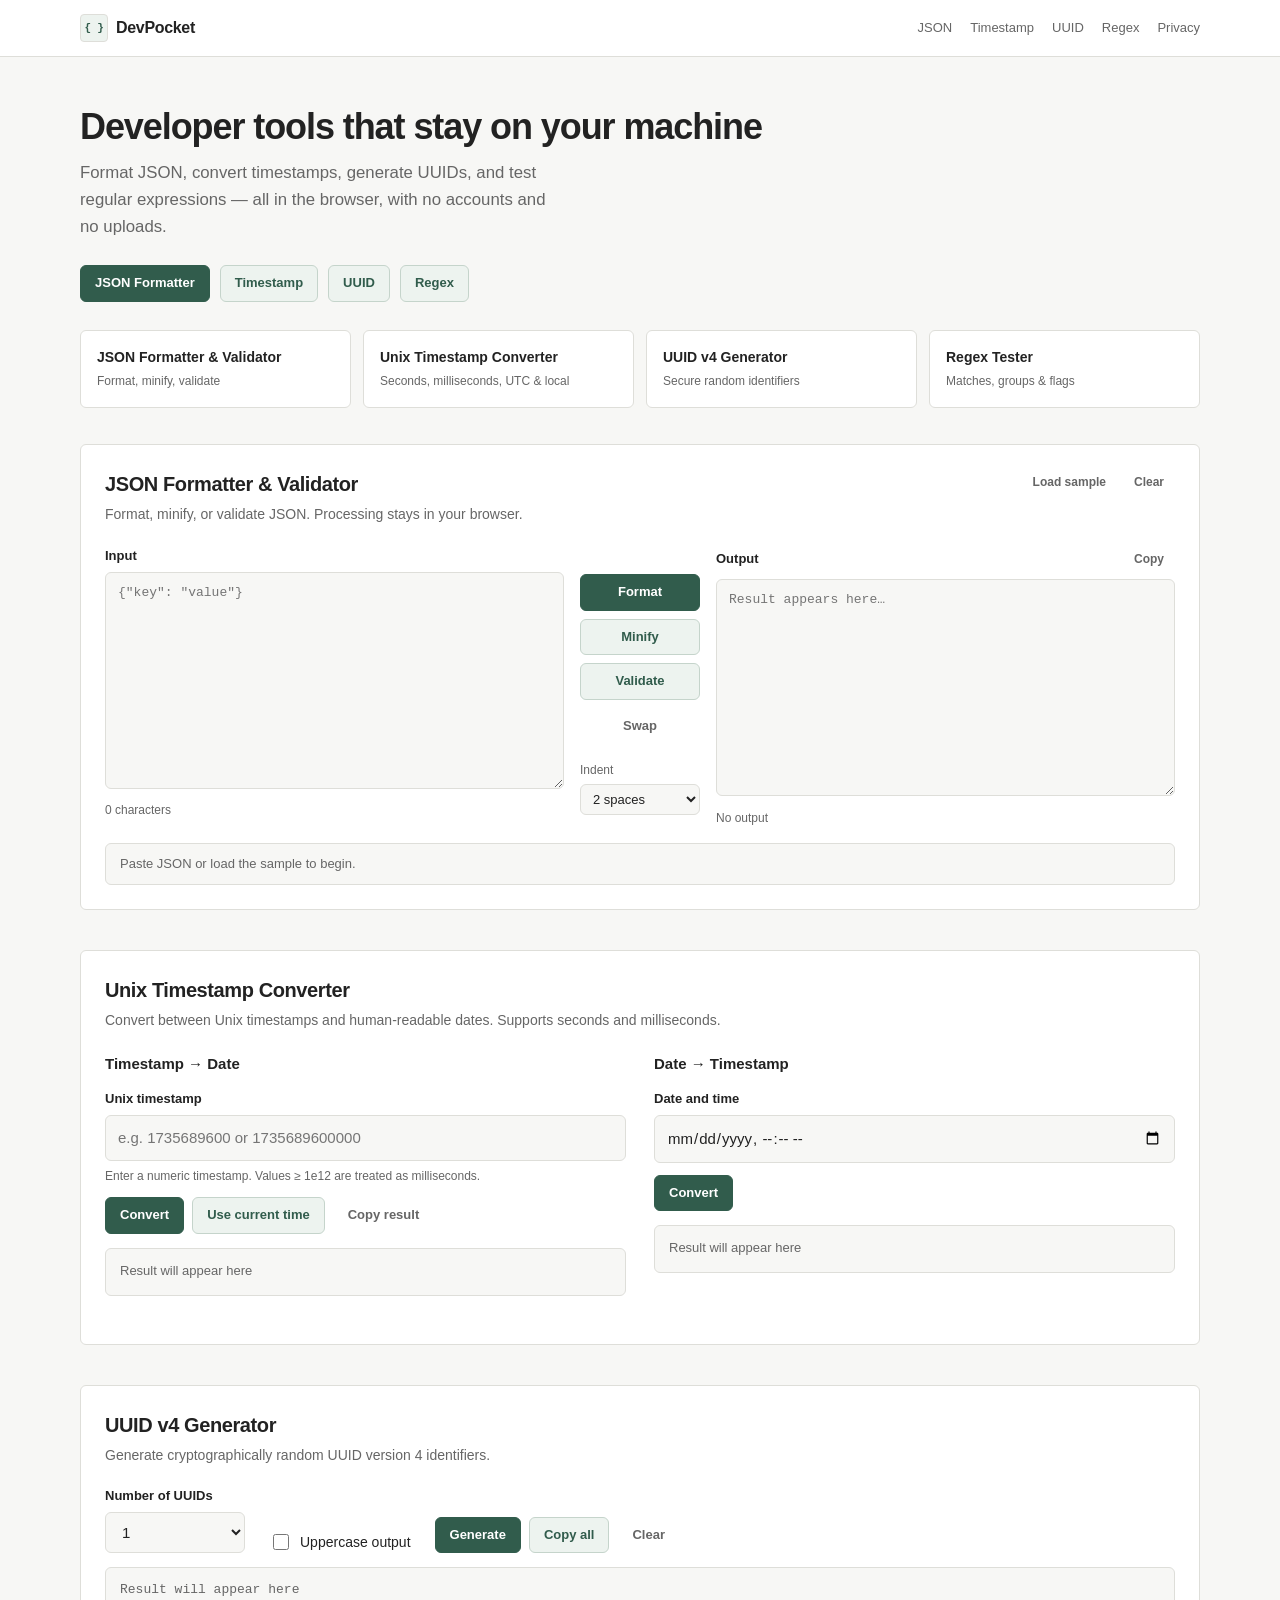
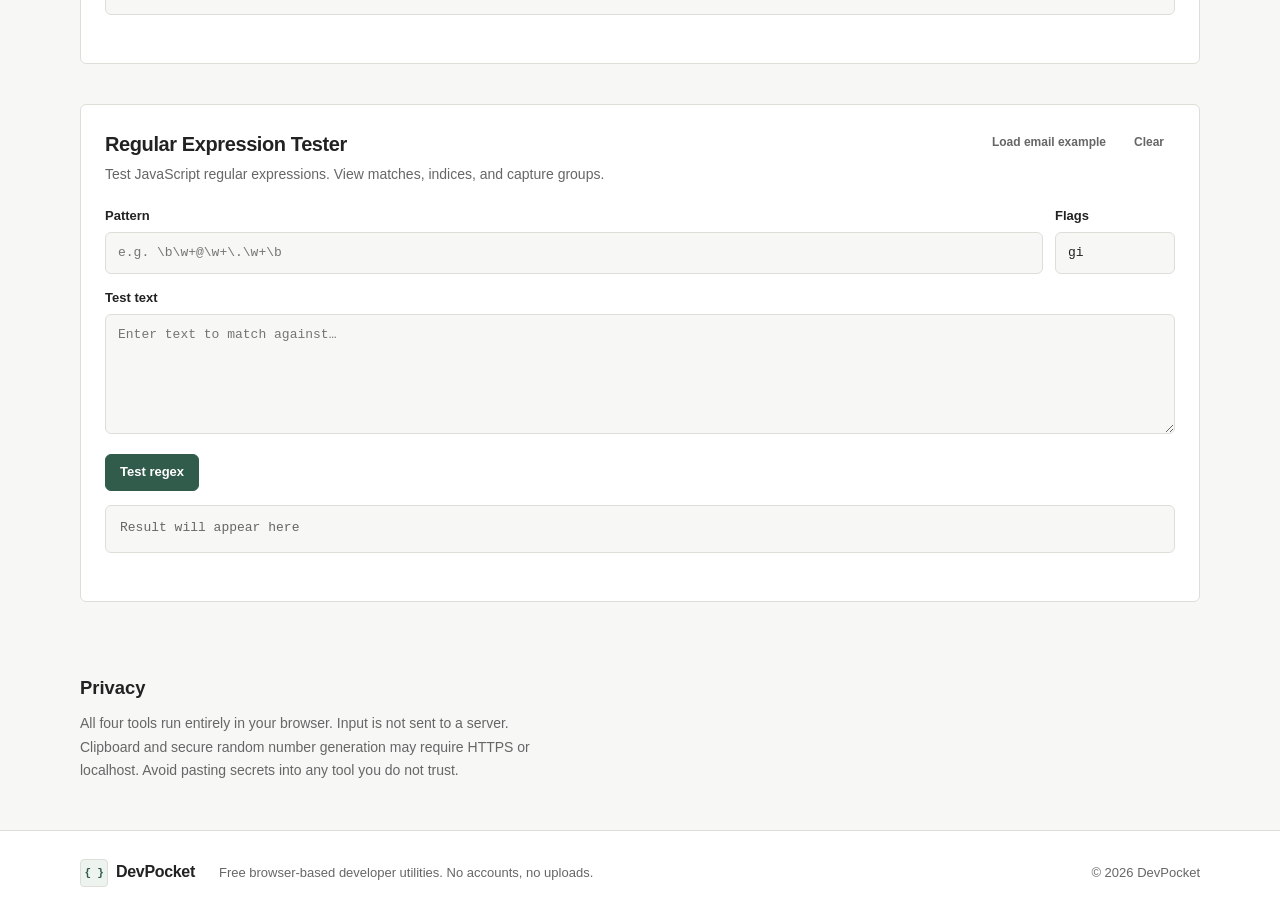
<file: index.html>
<!DOCTYPE html>
<html lang="en">
<head>
  <meta charset="utf-8">
  <meta name="viewport" content="width=device-width, initial-scale=1">
  <title>DevPocket — Free Developer Tools (JSON, Timestamp, UUID, Regex)</title>
  <meta name="description" content="Free browser-based developer utilities: JSON formatter & validator, Unix timestamp converter, UUID v4 generator, and JavaScript regex tester. All processing stays local.">
  <meta name="theme-color" content="#315C4C">
  <meta property="og:title" content="DevPocket — Free Developer Tools">
  <meta property="og:description" content="JSON formatter, Unix timestamp converter, UUID generator, and regex tester. Free, private, and runs entirely in your browser.">
  <meta property="og:type" content="website">
 <link rel="canonical" href="https://devpocket.shahpaurakh81.workers.dev/" />
 <meta property="og:url" content="https://devpocket.shahpaurakh81.workers.dev/">
  <link rel="icon" href="favicon.svg" type="image/svg+xml">
  <script type="application/ld+json">
  {
    "@context": "https://schema.org",
    "@type": "WebApplication",
    "name": "DevPocket",
    "applicationCategory": "DeveloperApplication",
    "operatingSystem": "Any",
    "description": "Free browser-based developer utilities: JSON formatter, Unix timestamp converter, UUID v4 generator, and JavaScript regex tester.",
    "url": "https://devpocket.shahpaurakh81.workers.dev/",
    "offers": {
      "@type": "Offer",
      "price": "0",
      "priceCurrency": "USD"
    }
  }
  </script>
  <link rel="stylesheet" href="styles.css">
</head>
<body>
  <header class="site-header">
    <div class="container header-inner">
      <a class="brand" href="./" aria-label="DevPocket home">
        <span class="brand-mark" aria-hidden="true">{ }</span>
        <span class="brand-name">DevPocket</span>
      </a>
      <nav class="main-nav" aria-label="Main navigation">
        <a href="#json-tool">JSON</a>
        <a href="#timestamp-tool">Timestamp</a>
        <a href="#uuid-tool">UUID</a>
        <a href="#regex-tool">Regex</a>
        <a href="#privacy">Privacy</a>
      </nav>
    </div>
  </header>

  <main>
    <section class="hero">
      <div class="container">
        <h1>Developer tools that stay on your machine</h1>
        <p class="hero-lead">Format JSON, convert timestamps, generate UUIDs, and test regular expressions — all in the browser, with no accounts and no uploads.</p>
        <div class="hero-actions">
          <a class="btn btn-primary" href="#json-tool">JSON Formatter</a>
          <a class="btn btn-secondary" href="#timestamp-tool">Timestamp</a>
          <a class="btn btn-secondary" href="#uuid-tool">UUID</a>
          <a class="btn btn-secondary" href="#regex-tool">Regex</a>
        </div>
      </div>
    </section>

    <section class="tool-nav-section">
      <div class="container">
        <nav class="tool-nav" aria-label="Jump to tool">
          <a href="#json-tool" class="tool-nav-item">
            <span class="tool-nav-label">JSON Formatter & Validator</span>
            <span class="tool-nav-desc">Format, minify, validate</span>
          </a>
          <a href="#timestamp-tool" class="tool-nav-item">
            <span class="tool-nav-label">Unix Timestamp Converter</span>
            <span class="tool-nav-desc">Seconds, milliseconds, UTC & local</span>
          </a>
          <a href="#uuid-tool" class="tool-nav-item">
            <span class="tool-nav-label">UUID v4 Generator</span>
            <span class="tool-nav-desc">Secure random identifiers</span>
          </a>
          <a href="#regex-tool" class="tool-nav-item">
            <span class="tool-nav-label">Regex Tester</span>
            <span class="tool-nav-desc">Matches, groups & flags</span>
          </a>
        </nav>
      </div>
    </section>

    <!-- JSON TOOL -->
    <section class="tool-section" id="json-tool" aria-labelledby="json-heading">
      <div class="container">
        <div class="tool-card">
          <header class="tool-card-header">
            <div>
              <h2 id="json-heading">JSON Formatter & Validator</h2>
              <p class="tool-card-desc">Format, minify, or validate JSON. Processing stays in your browser.</p>
            </div>
            <div class="tool-card-actions">
              <button type="button" class="btn btn-ghost btn-sm" id="json-sample">Load sample</button>
              <button type="button" class="btn btn-ghost btn-sm" id="json-clear">Clear</button>
            </div>
          </header>

          <div class="json-workspace">
            <div class="json-panel">
              <label class="field-label" for="json-input">Input</label>
              <textarea id="json-input" class="code-input" spellcheck="false" autocapitalize="off" autocomplete="off" autocorrect="off" placeholder='{"key": "value"}' rows="10"></textarea>
              <div class="panel-meta" id="json-input-meta">0 characters</div>
            </div>

            <div class="json-actions">
              <button type="button" class="btn btn-primary" id="json-format">Format</button>
              <button type="button" class="btn btn-secondary" id="json-minify">Minify</button>
              <button type="button" class="btn btn-secondary" id="json-validate">Validate</button>
              <button type="button" class="btn btn-ghost" id="json-swap">Swap</button>
              <div class="indent-group">
                <label for="json-indent">Indent</label>
                <select id="json-indent">
                  <option value="2" selected>2 spaces</option>
                  <option value="4">4 spaces</option>
                  <option value="tab">Tab</option>
                </select>
              </div>
            </div>

            <div class="json-panel">
              <div class="panel-top">
                <label class="field-label" for="json-output">Output</label>
                <button type="button" class="btn btn-ghost btn-sm" id="json-copy">Copy</button>
              </div>
              <textarea id="json-output" class="code-input" spellcheck="false" readonly placeholder="Result appears here…" rows="10"></textarea>
              <div class="panel-meta" id="json-output-meta">No output</div>
            </div>
          </div>

          <div class="status-bar" id="json-status" role="status" aria-live="polite">
            Paste JSON or load the sample to begin.
          </div>
        </div>
      </div>
    </section>

    <!-- TIMESTAMP TOOL -->
    <section class="tool-section" id="timestamp-tool" aria-labelledby="timestamp-heading">
      <div class="container">
        <div class="tool-card">
          <header class="tool-card-header">
            <div>
              <h2 id="timestamp-heading">Unix Timestamp Converter</h2>
              <p class="tool-card-desc">Convert between Unix timestamps and human-readable dates. Supports seconds and milliseconds.</p>
            </div>
          </header>

          <div class="tool-grid">
            <div class="tool-block">
              <h3 class="block-title">Timestamp → Date</h3>
              <label class="field-label" for="ts-input">Unix timestamp</label>
              <input type="text" id="ts-input" class="text-input" inputmode="numeric" placeholder="e.g. 1735689600 or 1735689600000" autocomplete="off">
              <p class="field-hint" id="ts-hint">Enter a numeric timestamp. Values ≥ 1e12 are treated as milliseconds.</p>
              <div class="btn-row">
                <button type="button" class="btn btn-primary" id="ts-convert">Convert</button>
                <button type="button" class="btn btn-secondary" id="ts-now">Use current time</button>
                <button type="button" class="btn btn-ghost" id="ts-copy">Copy result</button>
              </div>
              <div class="output-box" id="ts-output" aria-live="polite"></div>
              <div class="status-text" id="ts-status" role="status" aria-live="polite"></div>
            </div>

            <div class="tool-block">
              <h3 class="block-title">Date → Timestamp</h3>
              <label class="field-label" for="date-input">Date and time</label>
              <input type="datetime-local" id="date-input" class="text-input">
              <div class="btn-row">
                <button type="button" class="btn btn-primary" id="date-convert">Convert</button>
              </div>
              <div class="output-box" id="date-output" aria-live="polite"></div>
              <div class="status-text" id="date-status" role="status" aria-live="polite"></div>
            </div>
          </div>
        </div>
      </div>
    </section>

    <!-- UUID TOOL -->
    <section class="tool-section" id="uuid-tool" aria-labelledby="uuid-heading">
      <div class="container">
        <div class="tool-card">
          <header class="tool-card-header">
            <div>
              <h2 id="uuid-heading">UUID v4 Generator</h2>
              <p class="tool-card-desc">Generate cryptographically random UUID version 4 identifiers.</p>
            </div>
          </header>

          <div class="uuid-controls">
            <div class="control-group">
              <label class="field-label" for="uuid-count">Number of UUIDs</label>
              <select id="uuid-count" class="text-input">
                <option value="1" selected>1</option>
                <option value="5">5</option>
                <option value="10">10</option>
                <option value="25">25</option>
                <option value="50">50</option>
                <option value="100">100</option>
              </select>
            </div>
            <label class="checkbox-label">
              <input type="checkbox" id="uuid-uppercase">
              <span>Uppercase output</span>
            </label>
            <div class="btn-row">
              <button type="button" class="btn btn-primary" id="uuid-generate">Generate</button>
              <button type="button" class="btn btn-secondary" id="uuid-copy">Copy all</button>
              <button type="button" class="btn btn-ghost" id="uuid-clear">Clear</button>
            </div>
          </div>

          <div class="output-box mono" id="uuid-output" aria-live="polite"></div>
          <div class="status-text" id="uuid-status" role="status" aria-live="polite"></div>
        </div>
      </div>
    </section>

    <!-- REGEX TOOL -->
    <section class="tool-section" id="regex-tool" aria-labelledby="regex-heading">
      <div class="container">
        <div class="tool-card">
          <header class="tool-card-header">
            <div>
              <h2 id="regex-heading">Regular Expression Tester</h2>
              <p class="tool-card-desc">Test JavaScript regular expressions. View matches, indices, and capture groups.</p>
            </div>
            <div class="tool-card-actions">
              <button type="button" class="btn btn-ghost btn-sm" id="regex-example">Load email example</button>
              <button type="button" class="btn btn-ghost btn-sm" id="regex-clear">Clear</button>
            </div>
          </header>

          <div class="regex-form">
            <div class="regex-row">
              <div class="control-group grow">
                <label class="field-label" for="regex-pattern">Pattern</label>
                <input type="text" id="regex-pattern" class="text-input mono" placeholder="e.g. \b\w+@\w+\.\w+\b" autocomplete="off" spellcheck="false">
              </div>
              <div class="control-group flags-group">
                <label class="field-label" for="regex-flags">Flags</label>
                <input type="text" id="regex-flags" class="text-input mono" value="gi" placeholder="gimsuyd" autocomplete="off" spellcheck="false" maxlength="8">
              </div>
            </div>
            <div class="control-group">
              <label class="field-label" for="regex-text">Test text</label>
              <textarea id="regex-text" class="code-input" rows="5" placeholder="Enter text to match against…" spellcheck="false"></textarea>
            </div>
            <div class="btn-row">
              <button type="button" class="btn btn-primary" id="regex-test">Test regex</button>
            </div>
          </div>

          <div class="output-box mono" id="regex-output" aria-live="polite"></div>
          <div class="status-text" id="regex-status" role="status" aria-live="polite"></div>
        </div>
      </div>
    </section>

    <!-- PRIVACY -->
    <section class="privacy-section" id="privacy">
      <div class="container">
        <h2>Privacy</h2>
        <p>All four tools run entirely in your browser. Input is not sent to a server. Clipboard and secure random number generation may require HTTPS or localhost. Avoid pasting secrets into any tool you do not trust.</p>
      </div>
    </section>
  </main>

  <footer class="site-footer">
    <div class="container footer-inner">
      <a class="brand" href="./">
        <span class="brand-mark" aria-hidden="true">{ }</span>
        <span class="brand-name">DevPocket</span>
      </a>
      <p class="footer-note">Free browser-based developer utilities. No accounts, no uploads.</p>
      <p class="footer-copy">© <span id="year"></span> DevPocket</p>
    </div>
  </footer>

  <div class="toast" id="toast" role="status" aria-live="polite"></div>
  <script src="app.js"></script>
</body>
</html>
</file>
<file: styles.css>
:root {
  --bg: #F7F7F5;
  --card: #FFFFFF;
  --text: #222222;
  --muted: #666666;
  --border: #DEDED9;
  --accent: #315C4C;
  --accent-bg: #EDF3EF;
  --error: #A12B2B;
  --success: #2A5A3A;
  --mono: ui-monospace, "SF Mono", "Cascadia Code", "Segoe UI Mono", Menlo, Consolas, monospace;
  --sans: -apple-system, BlinkMacSystemFont, "Segoe UI", Roboto, "Helvetica Neue", Arial, sans-serif;
  --radius: 6px;
  --max: 1120px;
}

*, *::before, *::after { box-sizing: border-box; }

html {
  scroll-behavior: smooth;
  -webkit-text-size-adjust: 100%;
}

body {
  margin: 0;
  background: var(--bg);
  color: var(--text);
  font-family: var(--sans);
  font-size: 15px;
  line-height: 1.55;
}

a { color: inherit; text-decoration: none; }
button, input, select, textarea { font: inherit; color: inherit; }
button { cursor: pointer; }
img, svg { display: block; max-width: 100%; }

:focus-visible {
  outline: 2px solid var(--accent);
  outline-offset: 2px;
}

.container {
  width: min(var(--max), calc(100% - 40px));
  margin-inline: auto;
}

/* Header */
.site-header {
  background: var(--card);
  border-bottom: 1px solid var(--border);
  position: sticky;
  top: 0;
  z-index: 50;
}

.header-inner {
  display: flex;
  align-items: center;
  justify-content: space-between;
  gap: 20px;
  min-height: 56px;
  padding-block: 8px;
}

.brand {
  display: inline-flex;
  align-items: center;
  gap: 8px;
  font-weight: 650;
  font-size: 16px;
  letter-spacing: -0.02em;
}

.brand-mark {
  display: grid;
  place-items: center;
  width: 28px;
  height: 28px;
  border: 1px solid var(--border);
  border-radius: 4px;
  background: var(--accent-bg);
  color: var(--accent);
  font: 600 11px var(--mono);
}

.main-nav {
  display: flex;
  flex-wrap: wrap;
  gap: 4px 18px;
  font-size: 13px;
  color: var(--muted);
}

.main-nav a:hover { color: var(--accent); }

/* Hero */
.hero {
  padding: 48px 0 28px;
}

.hero h1 {
  margin: 0 0 12px;
  font-size: clamp(1.75rem, 4vw, 2.25rem);
  font-weight: 650;
  letter-spacing: -0.03em;
  line-height: 1.2;
}

.hero-lead {
  margin: 0 0 24px;
  max-width: 52ch;
  color: var(--muted);
  font-size: 1.05rem;
  line-height: 1.6;
}

.hero-actions {
  display: flex;
  flex-wrap: wrap;
  gap: 10px;
}

/* Tool nav */
.tool-nav-section {
  padding-bottom: 36px;
}

.tool-nav {
  display: grid;
  grid-template-columns: repeat(4, 1fr);
  gap: 12px;
}

.tool-nav-item {
  display: flex;
  flex-direction: column;
  gap: 4px;
  padding: 16px;
  background: var(--card);
  border: 1px solid var(--border);
  border-radius: var(--radius);
  transition: border-color 0.15s, background 0.15s;
}

.tool-nav-item:hover {
  border-color: var(--accent);
  background: var(--accent-bg);
}

.tool-nav-label {
  font-weight: 600;
  font-size: 14px;
}

.tool-nav-desc {
  font-size: 12px;
  color: var(--muted);
}

/* Buttons */
.btn {
  display: inline-flex;
  align-items: center;
  justify-content: center;
  gap: 6px;
  padding: 9px 14px;
  border: 1px solid var(--border);
  border-radius: var(--radius);
  background: var(--card);
  color: var(--text);
  font-size: 13px;
  font-weight: 550;
  line-height: 1.3;
  white-space: nowrap;
  transition: background 0.12s, border-color 0.12s, color 0.12s;
}

.btn:hover { background: #f0f0ee; border-color: #c8c8c2; }
.btn:active { background: #e8e8e4; }

.btn-primary {
  background: var(--accent);
  border-color: var(--accent);
  color: #fff;
}
.btn-primary:hover {
  background: #274a3d;
  border-color: #274a3d;
  color: #fff;
}

.btn-secondary {
  background: var(--accent-bg);
  border-color: #c5d4cb;
  color: var(--accent);
}
.btn-secondary:hover {
  background: #e0ebe4;
  border-color: #a8c0b0;
}

.btn-ghost {
  background: transparent;
  border-color: transparent;
  color: var(--muted);
}
.btn-ghost:hover {
  background: #eee;
  color: var(--text);
  border-color: transparent;
}

.btn-sm {
  padding: 5px 10px;
  font-size: 12px;
}

.btn-row {
  display: flex;
  flex-wrap: wrap;
  gap: 8px;
  margin-top: 12px;
}

/* Tool sections */
.tool-section {
  padding-bottom: 40px;
}

.tool-card {
  background: var(--card);
  border: 1px solid var(--border);
  border-radius: var(--radius);
  padding: 24px;
}

.tool-card-header {
  display: flex;
  flex-wrap: wrap;
  align-items: flex-start;
  justify-content: space-between;
  gap: 12px;
  margin-bottom: 20px;
}

.tool-card-header h2 {
  margin: 0 0 4px;
  font-size: 1.25rem;
  font-weight: 650;
  letter-spacing: -0.02em;
}

.tool-card-desc {
  margin: 0;
  color: var(--muted);
  font-size: 14px;
}

.tool-card-actions {
  display: flex;
  gap: 6px;
  flex-shrink: 0;
}

/* Form elements */
.field-label {
  display: block;
  margin-bottom: 6px;
  font-size: 13px;
  font-weight: 600;
  color: var(--text);
}

.field-hint {
  margin: 6px 0 0;
  font-size: 12px;
  color: var(--muted);
}

.text-input,
.code-input,
select.text-input {
  width: 100%;
  padding: 10px 12px;
  border: 1px solid var(--border);
  border-radius: var(--radius);
  background: var(--bg);
  color: var(--text);
  transition: border-color 0.12s;
}

.text-input:focus,
.code-input:focus,
select:focus {
  outline: none;
  border-color: var(--accent);
  box-shadow: 0 0 0 3px var(--accent-bg);
}

.code-input {
  font-family: var(--mono);
  font-size: 13px;
  line-height: 1.5;
  resize: vertical;
  min-height: 120px;
}

.mono { font-family: var(--mono); font-size: 13px; }

.checkbox-label {
  display: inline-flex;
  align-items: center;
  gap: 8px;
  font-size: 14px;
  cursor: pointer;
  user-select: none;
}

.checkbox-label input {
  width: 16px;
  height: 16px;
  accent-color: var(--accent);
}

.control-group { margin-bottom: 14px; }
.control-group.grow { flex: 1; min-width: 0; }

/* JSON workspace */
.json-workspace {
  display: grid;
  grid-template-columns: 1fr auto 1fr;
  gap: 16px;
  align-items: start;
}

.json-panel {
  min-width: 0;
}

.panel-top {
  display: flex;
  align-items: center;
  justify-content: space-between;
  gap: 8px;
  margin-bottom: 6px;
}

.panel-top .field-label { margin-bottom: 0; }

.panel-meta {
  margin-top: 6px;
  font-size: 12px;
  color: var(--muted);
}

.json-actions {
  display: flex;
  flex-direction: column;
  gap: 8px;
  padding-top: 28px;
  min-width: 120px;
}

.indent-group {
  margin-top: 8px;
}

.indent-group label {
  display: block;
  margin-bottom: 4px;
  font-size: 12px;
  color: var(--muted);
}

.indent-group select {
  width: 100%;
  padding: 6px 8px;
  border: 1px solid var(--border);
  border-radius: var(--radius);
  background: var(--bg);
  font-size: 13px;
}

.status-bar {
  margin-top: 16px;
  padding: 10px 14px;
  border-radius: var(--radius);
  background: var(--bg);
  border: 1px solid var(--border);
  font-size: 13px;
  color: var(--muted);
}

.status-bar.success {
  background: var(--accent-bg);
  border-color: #c5d4cb;
  color: var(--success);
}

.status-bar.error {
  background: #faf0f0;
  border-color: #e8c8c8;
  color: var(--error);
}

/* Timestamp / shared blocks */
.tool-grid {
  display: grid;
  grid-template-columns: 1fr 1fr;
  gap: 28px;
}

.block-title {
  margin: 0 0 14px;
  font-size: 15px;
  font-weight: 600;
}

.output-box {
  margin-top: 14px;
  padding: 12px 14px;
  min-height: 48px;
  background: var(--bg);
  border: 1px solid var(--border);
  border-radius: var(--radius);
  white-space: pre-wrap;
  overflow-wrap: anywhere;
  font-size: 13px;
  line-height: 1.55;
  color: var(--text);
}

.output-box:empty::before {
  content: "Result will appear here";
  color: var(--muted);
}

.status-text {
  margin-top: 8px;
  font-size: 13px;
  color: var(--muted);
  min-height: 1.2em;
}

.status-text.success { color: var(--success); }
.status-text.error { color: var(--error); }

/* UUID */
.uuid-controls {
  display: flex;
  flex-wrap: wrap;
  align-items: flex-end;
  gap: 16px 24px;
  margin-bottom: 8px;
}

.uuid-controls .control-group {
  margin-bottom: 0;
  min-width: 140px;
}

.uuid-controls .btn-row {
  margin-top: 0;
}

/* Regex */
.regex-form { margin-bottom: 4px; }

.regex-row {
  display: flex;
  gap: 12px;
  flex-wrap: wrap;
}

.flags-group {
  width: 120px;
  flex-shrink: 0;
}

/* Privacy */
.privacy-section {
  padding: 32px 0 48px;
}

.privacy-section h2 {
  margin: 0 0 10px;
  font-size: 1.15rem;
  font-weight: 650;
}

.privacy-section p {
  margin: 0;
  max-width: 60ch;
  color: var(--muted);
  font-size: 14px;
  line-height: 1.65;
}

/* Footer */
.site-footer {
  border-top: 1px solid var(--border);
  background: var(--card);
  padding: 28px 0;
}

.footer-inner {
  display: flex;
  flex-wrap: wrap;
  align-items: center;
  gap: 12px 24px;
}

.footer-note {
  margin: 0;
  flex: 1;
  font-size: 13px;
  color: var(--muted);
}

.footer-copy {
  margin: 0;
  font-size: 13px;
  color: var(--muted);
}

/* Toast */
.toast {
  position: fixed;
  bottom: 24px;
  left: 50%;
  transform: translateX(-50%) translateY(20px);
  padding: 10px 18px;
  background: var(--text);
  color: #fff;
  border-radius: var(--radius);
  font-size: 13px;
  opacity: 0;
  pointer-events: none;
  transition: opacity 0.2s, transform 0.2s;
  z-index: 100;
}

.toast.show {
  opacity: 1;
  transform: translateX(-50%) translateY(0);
}

/* Responsive */
@media (max-width: 900px) {
  .tool-nav {
    grid-template-columns: 1fr 1fr;
  }

  .json-workspace {
    grid-template-columns: 1fr;
  }

  .json-actions {
    flex-direction: row;
    flex-wrap: wrap;
    padding-top: 0;
    min-width: 0;
  }

  .indent-group {
    margin-top: 0;
    display: flex;
    align-items: center;
    gap: 8px;
  }

  .indent-group label { margin-bottom: 0; }
  .indent-group select { width: auto; }

  .tool-grid {
    grid-template-columns: 1fr;
  }
}

@media (max-width: 560px) {
  .container {
    width: calc(100% - 28px);
  }

  .header-inner {
    flex-direction: column;
    align-items: flex-start;
    gap: 10px;
    padding-block: 12px;
  }

  .main-nav {
    gap: 4px 14px;
  }

  .hero {
    padding-top: 32px;
  }

  .tool-nav {
    grid-template-columns: 1fr;
  }

  .tool-card {
    padding: 18px;
  }

  .uuid-controls {
    flex-direction: column;
    align-items: stretch;
  }

  .flags-group {
    width: 100%;
  }
}
</file>
